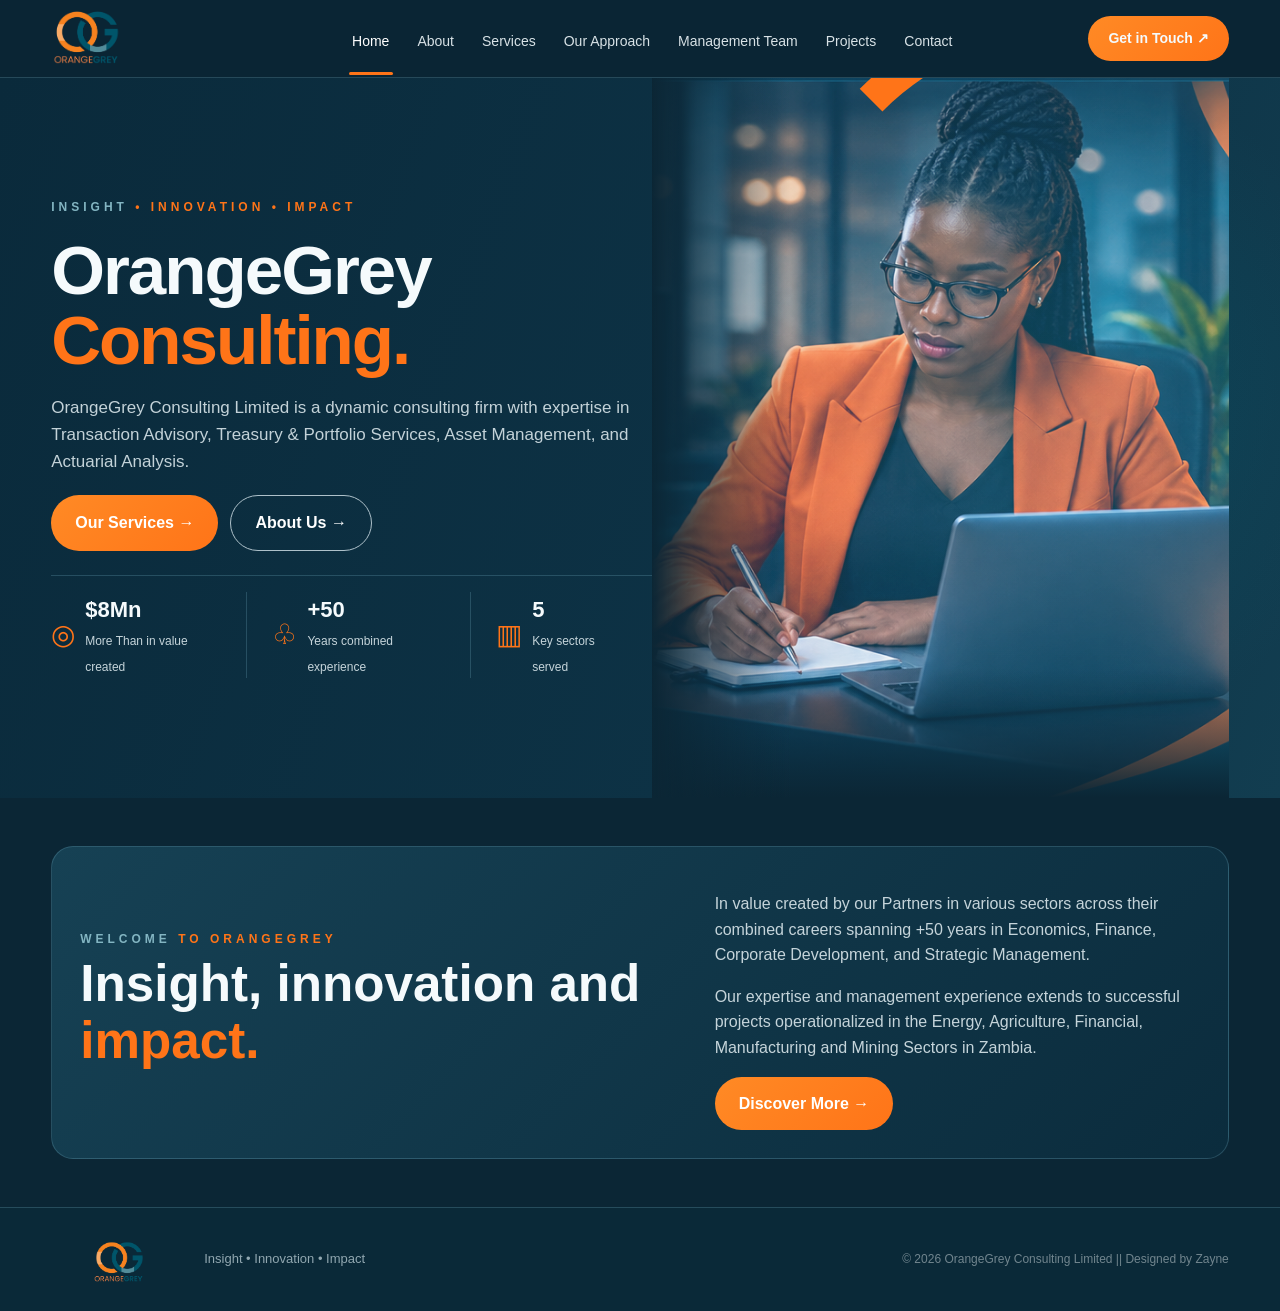
<file: index.html>
<!DOCTYPE html>
<html lang="en">
<head>
    <meta charset="UTF-8">
    <meta name="viewport" content="width=device-width, initial-scale=1.0">
    <title>Home | OrangeGrey Consulting</title>
    <link rel="stylesheet" href="css/style.css">
    <link href="assets/favicon.png" rel="icon">
</head>
<body>
<header class="header">
    <div class="container nav">
        <a class="brand" href="index.html"><img src="assets/logo.png" alt="OrangeGrey Consulting Limited"></a>
        <nav class="nav-links" id="navLinks">
            <a class="active" href="index.html">Home</a>
            <a class="" href="about.html">About</a>
            <a class="" href="services.html">Services</a>
            <a class="" href="approach.html">Our Approach</a>
            <a class="" href="management-team.html">Management Team</a>
            <a class="" href="projects.html">Projects</a>
            <a class="" href="contact.html">Contact</a>
        </nav>
        <a class="nav-cta" href="contact.html">Get in Touch ↗</a>
        <button class="menu-btn" id="menuBtn" aria-label="Menu" aria-expanded="false">☰</button>
    </div>
</header>
<main>
    <section class="hero">
        <div class="container hero-grid">
            <div class="hero-copy reveal">
                <div class="eyebrow">INSIGHT <b>• INNOVATION • IMPACT</b></div>
                <h1>OrangeGrey<br><em>Consulting.</em></h1>
                <p>OrangeGrey Consulting Limited is a dynamic consulting firm with expertise in Transaction Advisory, Treasury &amp; Portfolio Services, Asset Management, and Actuarial Analysis.</p>
                <div class="hero-actions">
                    <a class="btn primary" href="services.html">Our Services →</a>
                    <a class="btn secondary" href="about.html">About Us →</a>
                </div>
                <div class="stats">
                    <div class="stat">
                        <div class="stat-icon">◎</div>
                        <div><strong>$8Mn</strong><small>More Than in value created</small></div>
                    </div>
                    <div class="stat">
                        <div class="stat-icon">♧</div>
                        <div><strong>+50</strong><small>Years combined experience</small></div>
                    </div>
                    <div class="stat">
                        <div class="stat-icon">▥</div>
                        <div><strong>5</strong><small>Key sectors served</small></div>
                    </div>
                </div>
            </div>
            <div class="hero-visual reveal">
                <div class="visual-ring"></div>
                <img src="assets/hero-consultant.png" alt="Professional consultant">
            </div>
        </div>
    </section>
    <section class="section">
        <div class="container panel reveal">
            <div>
                <div class="mini-title">WELCOME <b>TO ORANGEGREY</b></div>
                <h2>Insight, innovation and <span>impact.</span></h2>
            </div>
            <div>
                <p>In value created by our Partners in various sectors across their combined careers spanning +50 years in Economics, Finance, Corporate Development, and Strategic Management.</p>
                <p>Our expertise and management experience extends to successful projects operationalized in the Energy, Agriculture, Financial, Manufacturing and Mining Sectors in Zambia.</p>
                <a class="btn primary" href="about.html">Discover More →</a>
            </div>
        </div>
    </section>
</main>
<footer>
    <div class="container footer-inner">
        <img src="assets/logo.png" alt="OrangeGrey Consulting Limited">
        <p>Insight • Innovation • Impact</p>
        <span>© <span id="year"></span> OrangeGrey Consulting Limited || Designed by <a href="https://wa.me/260962449126">Zayne</a></span>
    </div>
</footer>

<script src="js/script.js"></script>
</body>
</html>
</file>
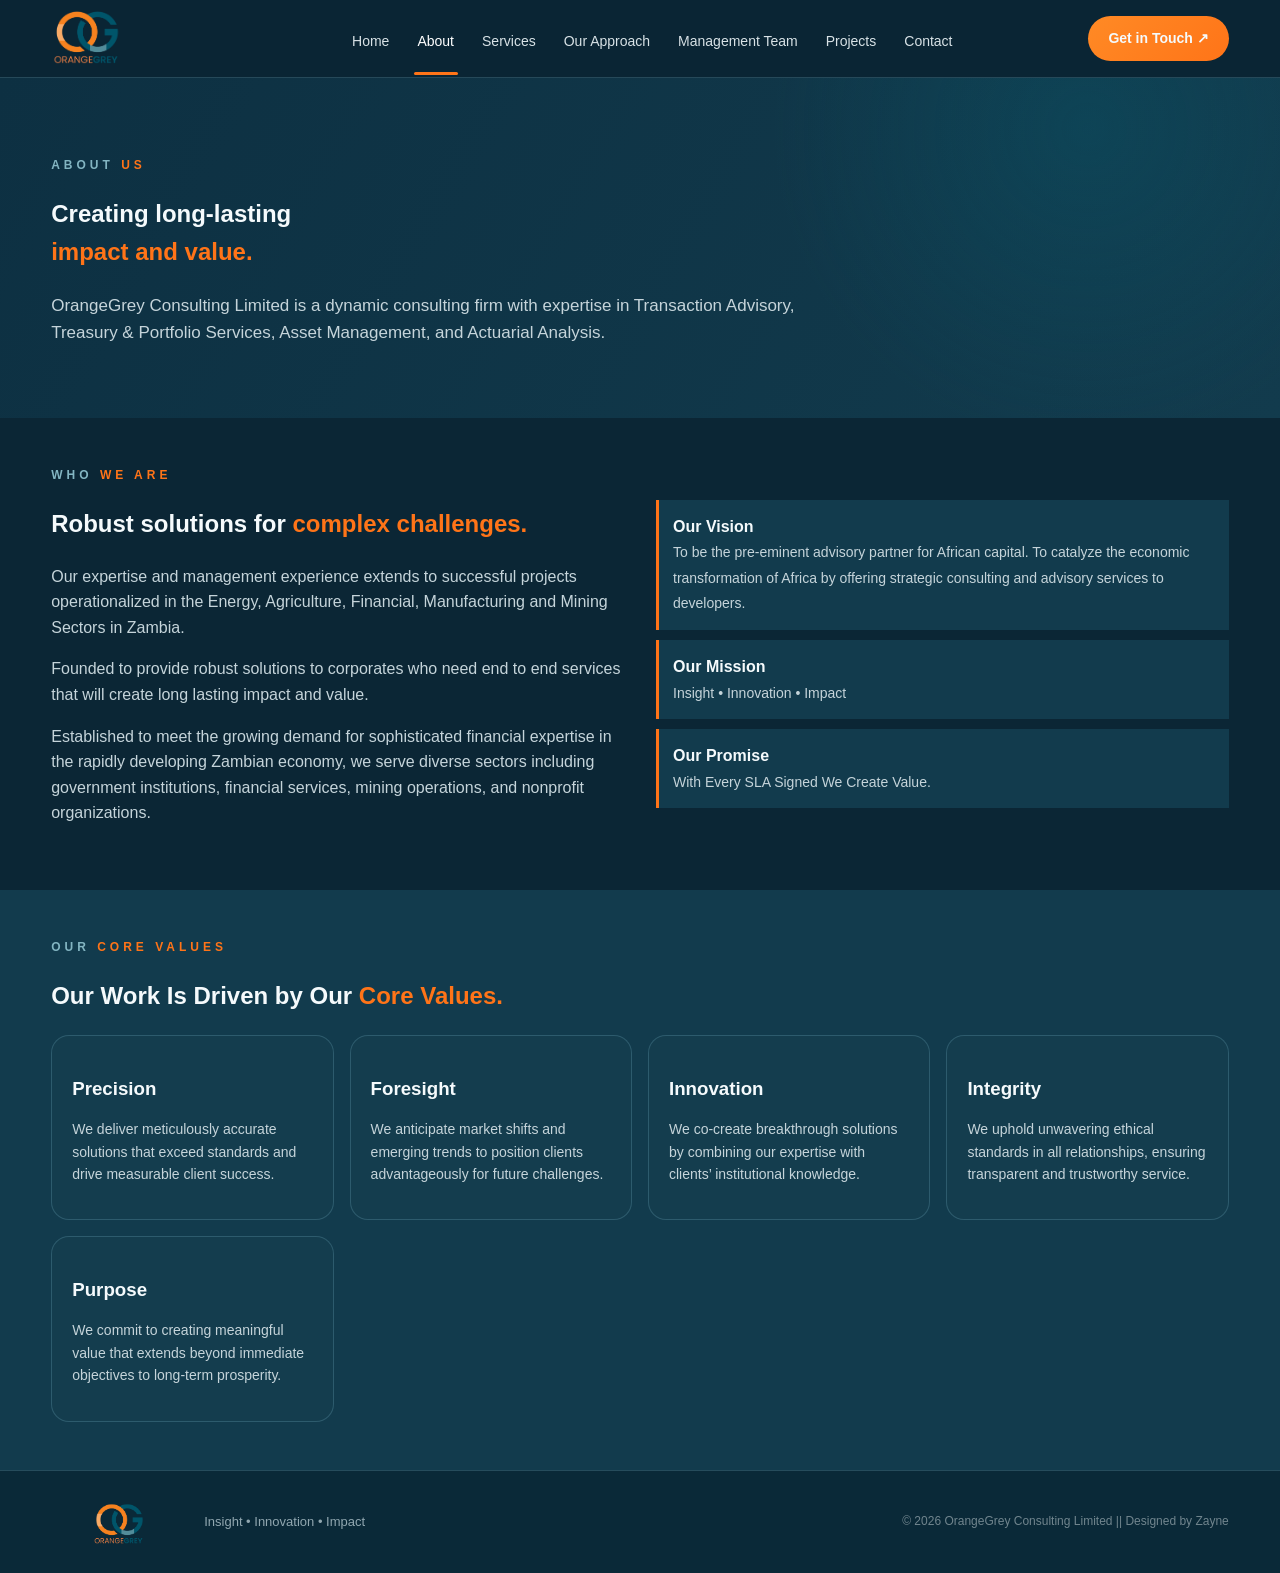
<file: about.html>
<!DOCTYPE html>
<html lang="en">
<head>
    <meta charset="UTF-8">
    <meta name="viewport" content="width=device-width, initial-scale=1.0">
    <title>About | OrangeGrey Consulting</title>
    <link rel="stylesheet" href="css/style.css">
    <link href="assets/favicon.png" rel="icon">
</head>
<body>
<header class="header">
    <div class="container nav">
        <a class="brand" href="index.html"><img src="assets/logo.png" alt="OrangeGrey Consulting Limited"></a>
        <nav class="nav-links" id="navLinks">
            <a class="" href="index.html">Home</a>
            <a class="active" href="about.html">About</a>
            <a class="" href="services.html">Services</a>
            <a class="" href="approach.html">Our Approach</a>
            <a class="" href="management-team.html">Management Team</a>
            <a class="" href="projects.html">Projects</a>
            <a class="" href="contact.html">Contact</a>
        </nav>
        <a class="nav-cta" href="contact.html">Get in Touch ↗</a>
        <button class="menu-btn" id="menuBtn" aria-label="Menu" aria-expanded="false">☰</button>
    </div>
</header>
<main>
    <section class="page-hero">
        <div class="container reveal">
            <div class="eyebrow">ABOUT <b>US</b></div>
            <h2>Creating long-lasting<br><span>impact and value.</span></h2>
            <p>OrangeGrey Consulting Limited is a dynamic consulting firm with expertise in Transaction Advisory, Treasury &amp; Portfolio Services, Asset Management, and Actuarial Analysis.</p>
        </div>
    </section>
    <section class="section">
        <div class="container about-grid">
            <div class="copy reveal">
                <div class="mini-title">WHO <b>WE ARE</b></div>
                <h2>Robust solutions for <span>complex challenges.</span></h2>
                <p>Our expertise and management experience extends to successful projects operationalized in the Energy, Agriculture, Financial, Manufacturing and Mining Sectors in Zambia.</p>
                <p>Founded to provide robust solutions to corporates who need end to end services that will create long lasting impact and value.</p>
                <p>Established to meet the growing demand for sophisticated financial expertise in the rapidly developing Zambian economy, we serve diverse sectors including government institutions, financial services, mining operations, and nonprofit organizations.</p>
            </div>
            <div class="feature-list reveal">
                <div class="feature"><strong>Our Vision</strong><span>To be the pre-eminent advisory partner for African capital. To catalyze the economic transformation of Africa by offering strategic consulting and advisory services to developers.</span></div>
                <div class="feature"><strong>Our Mission</strong><span>Insight • Innovation • Impact</span></div>
                <div class="feature"><strong>Our Promise</strong><span>With Every SLA Signed We Create Value.</span></div>
            </div>
        </div>
    </section>
    <section class="section alt">
        <div class="container">
            <div class="mini-title">OUR <b>CORE VALUES</b></div>
            <h2>Our Work Is Driven by Our <span>Core Values.</span></h2>
            <div class="service-grid">
                <article class="service-card reveal"><h3>Precision</h3><p>We deliver meticulously accurate solutions that exceed standards and drive measurable client success.</p></article>
                <article class="service-card reveal"><h3>Foresight</h3><p>We anticipate market shifts and emerging trends to position clients advantageously for future challenges.</p></article>
                <article class="service-card reveal"><h3>Innovation</h3><p>We co-create breakthrough solutions by combining our expertise with clients’ institutional knowledge.</p></article>
                <article class="service-card reveal"><h3>Integrity</h3><p>We uphold unwavering ethical standards in all relationships, ensuring transparent and trustworthy service.</p></article>
                <article class="service-card reveal"><h3>Purpose</h3><p>We commit to creating meaningful value that extends beyond immediate objectives to long-term prosperity.</p></article>
            </div>
        </div>
    </section>
</main>
<footer>
    <div class="container footer-inner">
        <img src="assets/logo.png" alt="OrangeGrey Consulting Limited">
        <p>Insight • Innovation • Impact</p>
        <span>© <span id="year"></span> OrangeGrey Consulting Limited || Designed by <a href="https://wa.me/260962449126">Zayne</a></span>
    </div>
</footer>

<script src="js/script.js"></script>
</body>
</html>
</file>
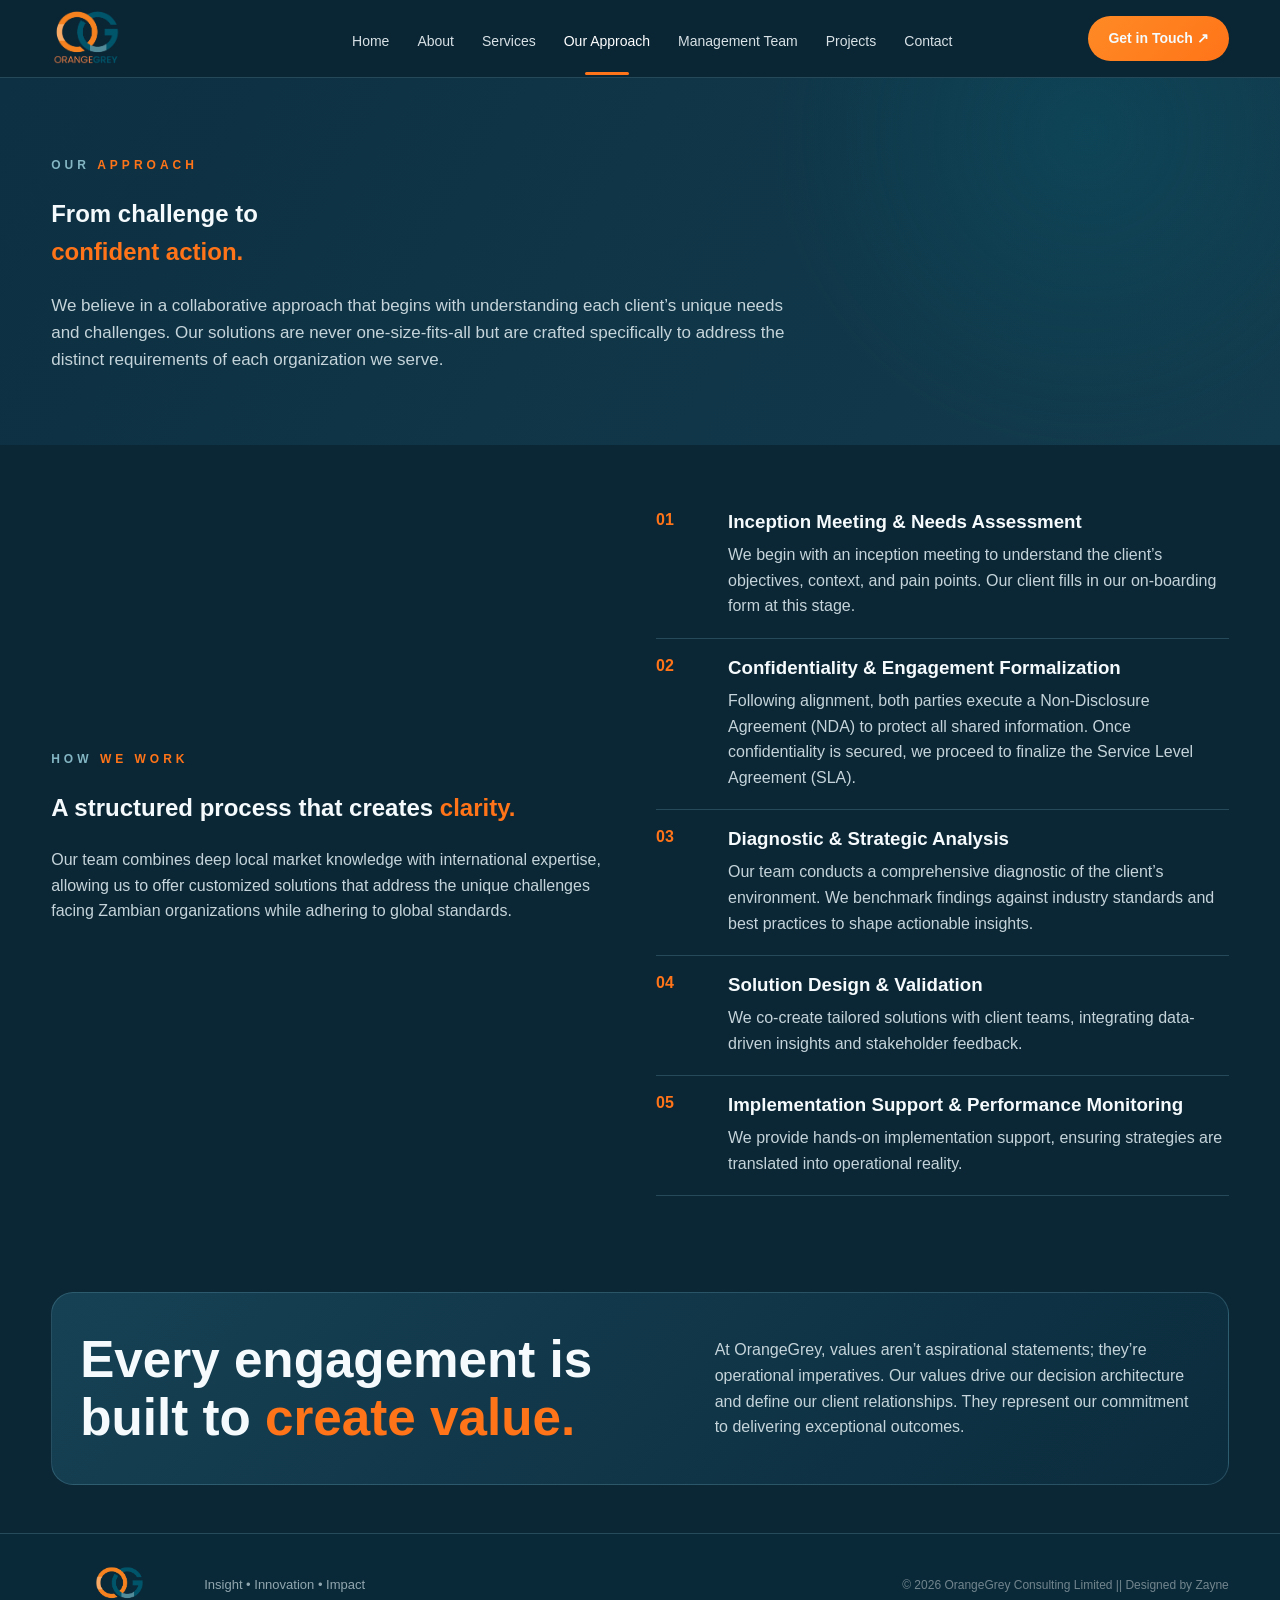
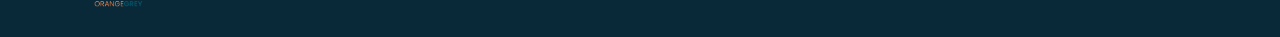
<file: approach.html>
<!DOCTYPE html>
<html lang="en">
<head>
    <meta charset="UTF-8">
    <meta name="viewport" content="width=device-width, initial-scale=1.0">
    <title>Our Approach | OrangeGrey Consulting</title>
    <link rel="stylesheet" href="css/style.css">
    <link href="assets/favicon.png" rel="icon">
</head>
<body>
<header class="header">
    <div class="container nav">
        <a class="brand" href="index.html"><img src="assets/logo.png" alt="OrangeGrey Consulting Limited"></a>
        <nav class="nav-links" id="navLinks">
            <a class="" href="index.html">Home</a>
            <a class="" href="about.html">About</a>
            <a class="" href="services.html">Services</a>
            <a class="active" href="approach.html">Our Approach</a>
            <a class="" href="management-team.html">Management Team</a>
            <a class="" href="projects.html">Projects</a>
            <a class="" href="contact.html">Contact</a>
        </nav>
        <a class="nav-cta" href="contact.html">Get in Touch ↗</a>
        <button class="menu-btn" id="menuBtn" aria-label="Menu" aria-expanded="false">☰</button>
    </div>
</header>
<main>
    <section class="page-hero">
        <div class="container reveal">
            <div class="eyebrow">OUR <b>APPROACH</b></div>
            <h2>From challenge to<br><span>confident action.</span></h2>
            <p>We believe in a collaborative approach that begins with understanding each client’s unique needs and challenges. Our solutions are never one-size-fits-all but are crafted specifically to address the distinct requirements of each organization we serve.</p>
        </div>
    </section>
    <section class="section">
        <div class="container approach-grid">
            <div class="copy reveal">
                <div class="mini-title">HOW <b>WE WORK</b></div>
                <h2>A structured process that creates <span>clarity.</span></h2>
                <p>Our team combines deep local market knowledge with international expertise, allowing us to offer customized solutions that address the unique challenges facing Zambian organizations while adhering to global standards.</p>
            </div>
            <div class="steps reveal">
                <div class="step"><b>01</b><div><h3>Inception Meeting &amp; Needs Assessment</h3><p>We begin with an inception meeting to understand the client’s objectives, context, and pain points. Our client fills in our on-boarding form at this stage.</p></div></div>
                <div class="step"><b>02</b><div><h3>Confidentiality &amp; Engagement Formalization</h3><p>Following alignment, both parties execute a Non-Disclosure Agreement (NDA) to protect all shared information. Once confidentiality is secured, we proceed to finalize the Service Level Agreement (SLA).</p></div></div>
                <div class="step"><b>03</b><div><h3>Diagnostic &amp; Strategic Analysis</h3><p>Our team conducts a comprehensive diagnostic of the client’s environment. We benchmark findings against industry standards and best practices to shape actionable insights.</p></div></div>
                <div class="step"><b>04</b><div><h3>Solution Design &amp; Validation</h3><p>We co-create tailored solutions with client teams, integrating data-driven insights and stakeholder feedback.</p></div></div>
                <div class="step"><b>05</b><div><h3>Implementation Support &amp; Performance Monitoring</h3><p>We provide hands-on implementation support, ensuring strategies are translated into operational reality.</p></div></div>
            </div>
        </div>
    </section>
    <section class="section">
        <div class="container panel reveal">
            <div><h2>Every engagement is built to <span>create value.</span></h2></div>
            <div><p>At OrangeGrey, values aren’t aspirational statements; they’re operational imperatives. Our values drive our decision architecture and define our client relationships. They represent our commitment to delivering exceptional outcomes.</p></div>
        </div>
    </section>
</main>
<footer>
    <div class="container footer-inner">
        <img src="assets/logo.png" alt="OrangeGrey Consulting Limited">
        <p>Insight • Innovation • Impact</p>
        <span>© <span id="year"></span> OrangeGrey Consulting Limited || Designed by <a href="https://wa.me/260962449126">Zayne</a></span>
    </div>
</footer>

<script src="js/script.js"></script>
</body>
</html>
</file>
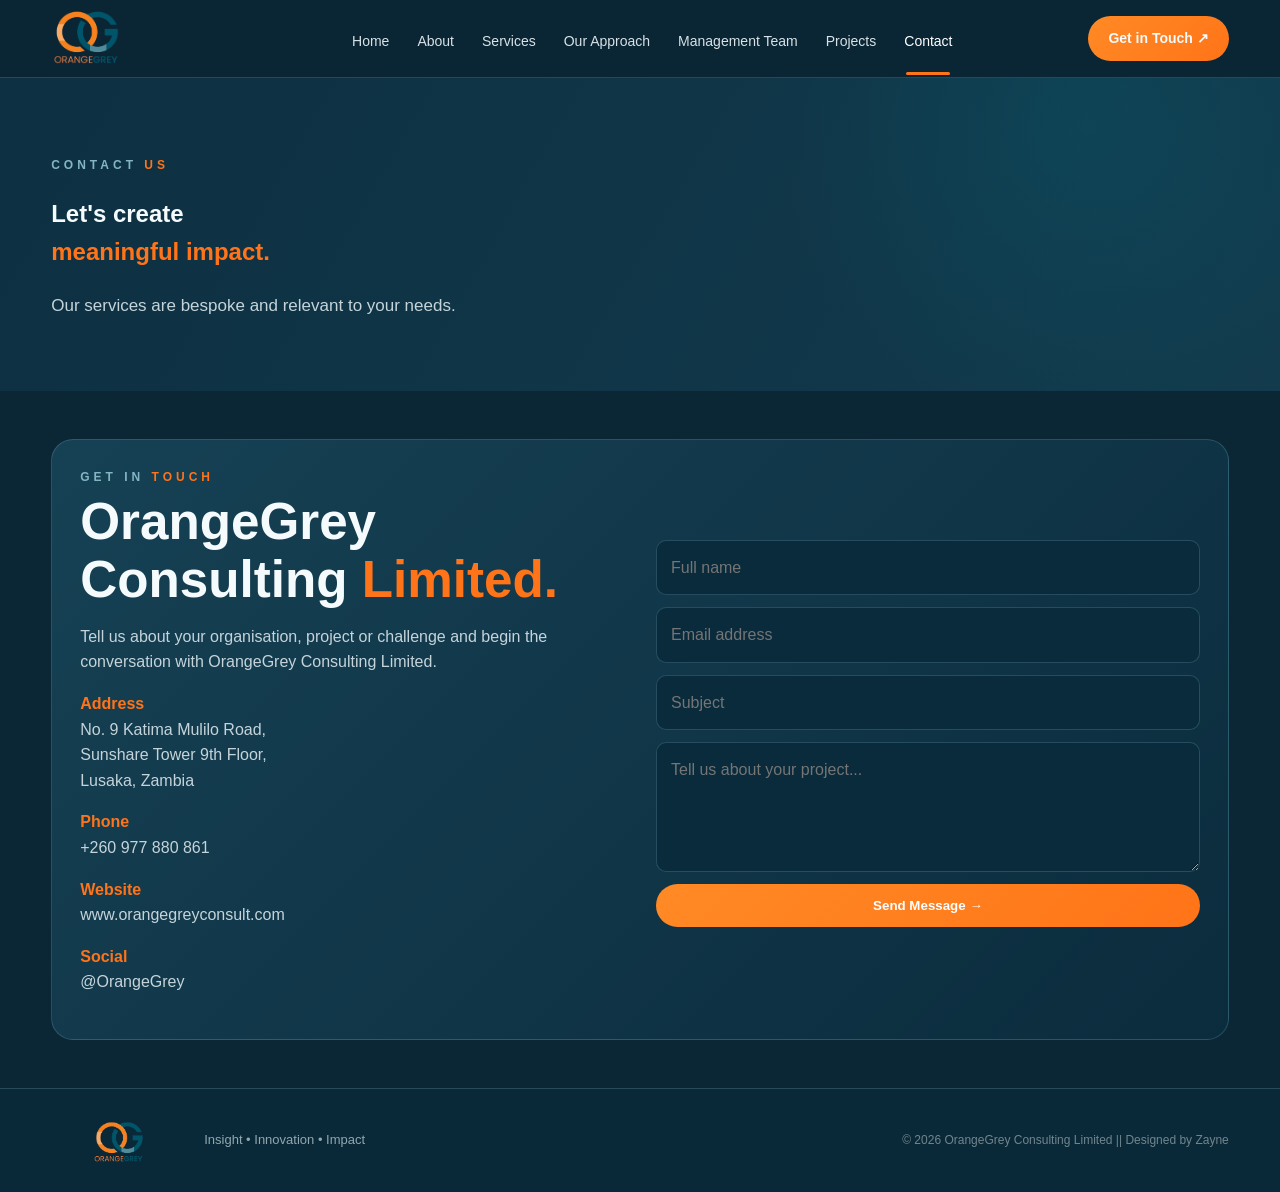
<file: contact.html>
<!DOCTYPE html>
<html lang="en">
<head>
    <meta charset="UTF-8">
    <meta name="viewport" content="width=device-width, initial-scale=1.0">
    <title>Contact | OrangeGrey Consulting</title>
    <link rel="stylesheet" href="css/style.css">
    <link href="assets/favicon.png" rel="icon">
</head>
<body>
<header class="header">
    <div class="container nav">
        <a class="brand" href="index.html"><img src="assets/logo.png" alt="OrangeGrey Consulting Limited"></a>
        <nav class="nav-links" id="navLinks">
            <a class="" href="index.html">Home</a>
            <a class="" href="about.html">About</a>
            <a class="" href="services.html">Services</a>
            <a class="" href="approach.html">Our Approach</a>
            <a class="" href="management-team.html">Management Team</a>
            <a class="" href="projects.html">Projects</a>
            <a class="active" href="contact.html">Contact</a>
        </nav>
        <a class="nav-cta" href="contact.html">Get in Touch ↗</a>
        <button class="menu-btn" id="menuBtn" aria-label="Menu" aria-expanded="false">☰</button>
    </div>
</header>
<main>
    <section class="page-hero">
        <div class="container reveal">
            <div class="eyebrow">CONTACT <b>US</b></div>
            <h2>Let's create<br><span>meaningful impact.</span></h2>
            <p>Our services are bespoke and relevant to your needs.</p>
        </div>
    </section>
    <section class="section">
        <div class="container contact-card contact-grid">
            <div class="contact-copy reveal">
                <div class="mini-title">GET IN <b>TOUCH</b></div>
                <h2>OrangeGrey Consulting <span>Limited.</span></h2>
                <p>Tell us about your organisation, project or challenge and begin the conversation with OrangeGrey Consulting Limited.</p>
                <p><strong class="accent">Address</strong><br>No. 9 Katima Mulilo Road,<br>Sunshare Tower 9th Floor,<br>Lusaka, Zambia</p>
                <p><strong class="accent">Phone</strong><br>+260 977 880 861</p>
                <p><strong class="accent">Website</strong><br>www.orangegreyconsult.com</p>
                <p><strong class="accent">Social</strong><br>@OrangeGrey</p>
            </div>
            <form id="contactForm" class="reveal">
                <input type="text" placeholder="Full name" required>
                <input type="email" placeholder="Email address" required>
                <input type="text" placeholder="Subject">
                <textarea placeholder="Tell us about your project..." required></textarea>
                <button class="btn primary" type="submit">Send Message →</button>
                <div class="form-status" id="formStatus"></div>
            </form>
        </div>
    </section>
</main>
<footer>
    <div class="container footer-inner">
        <img src="assets/logo.png" alt="OrangeGrey Consulting Limited">
        <p>Insight • Innovation • Impact</p>
        <span>© <span id="year"></span> OrangeGrey Consulting Limited || Designed by <a href="https://wa.me/260962449126">Zayne</a></span>
    </div>
</footer>

<script src="js/script.js"></script>
</body>
</html>
</file>
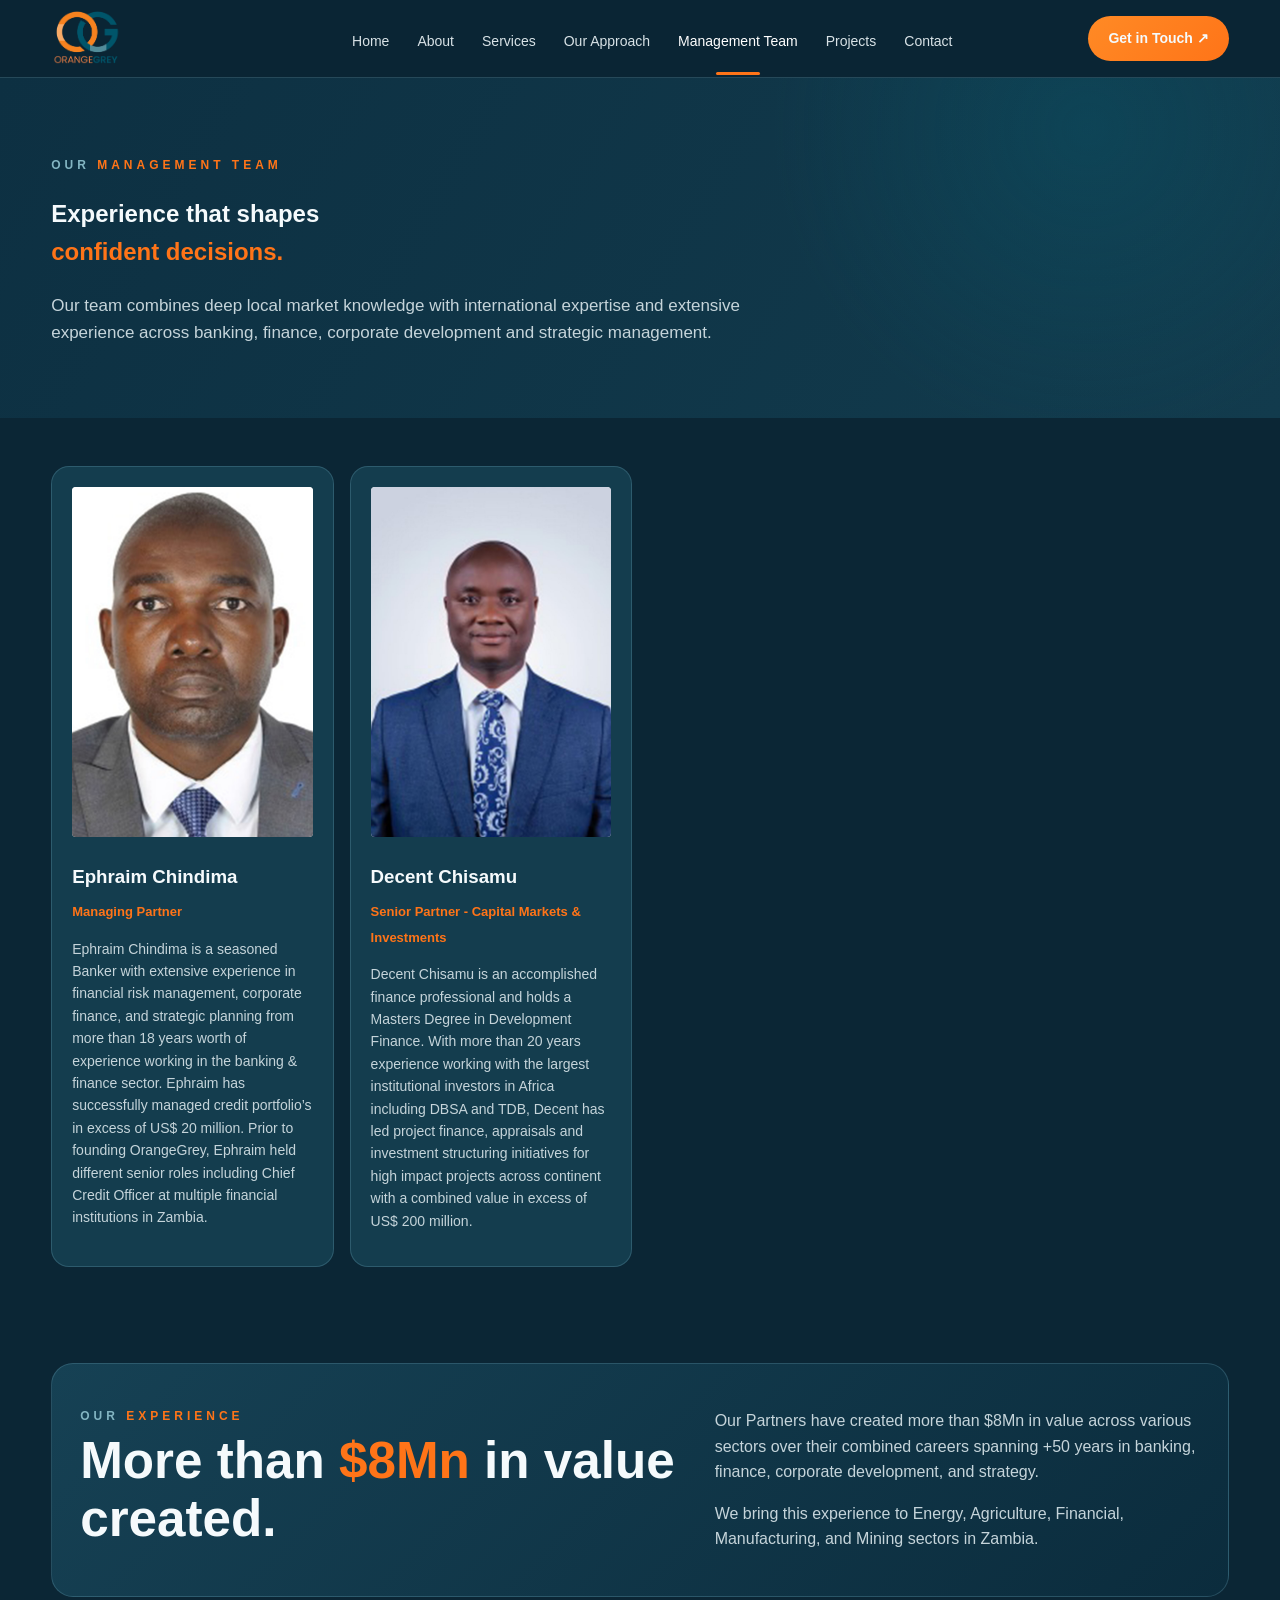
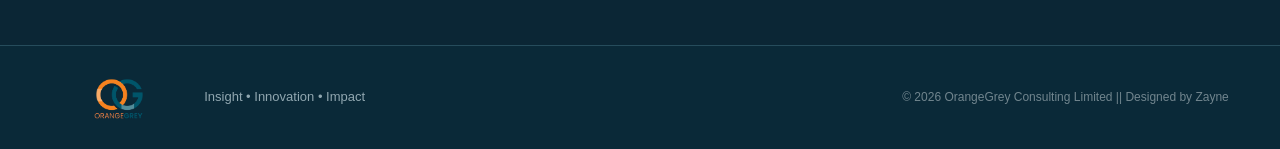
<file: management-team.html>
<!DOCTYPE html>
<html lang="en">
<head>
    <meta charset="UTF-8">
    <meta name="viewport" content="width=device-width, initial-scale=1.0">
    <title>Management Team | OrangeGrey Consulting</title>
    <link href="assets/favicon.png" rel="icon">

    <!-- Main CSS -->
    <link rel="stylesheet" href="css/style.css">

    <!-- Management Team CSS -->
    <style>
        /* ================================
           MANAGEMENT TEAM
        ================================= */

        .team-card {
            overflow: hidden;
        }

        .team-image {
            width: 100%;
            height: 350px;
            margin-bottom: 25px;
            overflow: hidden;
            background: #eee;
            border-radius: 4px;
        }

        .team-image img {
            width: 100%;
            height: 100%;
            object-fit: cover;
            object-position: center top;
            display: block;
            transition: transform 0.4s ease;
        }

        .team-card:hover .team-image img {
            transform: scale(1.04);
        }

        /* Mobile */
        @media (max-width: 768px) {
            .team-image {
                height: 320px;
            }
        }
    </style>
</head>

<body>

<header class="header">
    <div class="container nav">

        <a class="brand" href="index.html">
            <img src="assets/logo.png" alt="OrangeGrey Consulting Limited">
        </a>

        <nav class="nav-links" id="navLinks">
            <a href="index.html">Home</a>
            <a href="about.html">About</a>
            <a href="services.html">Services</a>
            <a href="approach.html">Our Approach</a>
            <a class="active" href="management-team.html">Management Team</a>
            <a href="projects.html">Projects</a>
            <a href="contact.html">Contact</a>
        </nav>

        <a class="nav-cta" href="contact.html">Get in Touch ↗</a>

        <button 
            class="menu-btn" 
            id="menuBtn" 
            aria-label="Menu" 
            aria-expanded="false">
            ☰
        </button>

    </div>
</header>


<main>

    <!-- HERO -->
    <section class="page-hero">
        <div class="container reveal">

            <div class="eyebrow">
                OUR <b>MANAGEMENT TEAM</b>
            </div>

            <h2>
                Experience that shapes<br>
                <span>confident decisions.</span>
            </h2>

            <p>
                Our team combines deep local market knowledge with international
                expertise and extensive experience across banking, finance,
                corporate development and strategic management.
            </p>

        </div>
    </section>


    <!-- MANAGEMENT TEAM -->
    <section class="section">
        <div class="container service-grid">

            <!-- EPHRAIM CHINDIMA -->
            <article class="service-card reveal team-card">

                <div class="team-image">
                    <img 
                        src="assets/ephraim.jpg" 
                        alt="Ephraim Chindima">
                </div>

                <h3>Ephraim Chindima</h3>

                <span>
                    Managing Partner
                </span>

                <p>
                    Ephraim Chindima is a seasoned Banker with extensive experience
                    in financial risk management, corporate finance, and strategic
                    planning from more than 18 years worth of experience working in
                    the banking &amp; finance sector. Ephraim has successfully
                    managed credit portfolio’s in excess of US$ 20 million.
                    Prior to founding OrangeGrey, Ephraim held different senior
                    roles including Chief Credit Officer at multiple financial
                    institutions in Zambia.
                </p>

            </article>


            <!-- DECENT CHISAMU -->
            <article class="service-card reveal team-card">

                <div class="team-image">
                    <img 
                        src="assets/decent.jpg" 
                        alt="Decent Chisamu">
                </div>

                <h3>Decent Chisamu</h3>

                <span>
                    Senior Partner - Capital Markets &amp; Investments
                </span>

                <p>
                    Decent Chisamu is an accomplished finance professional and
                    holds a Masters Degree in Development Finance. With more than
                    20 years experience working with the largest institutional
                    investors in Africa including DBSA and TDB, Decent has led
                    project finance, appraisals and investment structuring
                    initiatives for high impact projects across continent with a
                    combined value in excess of US$ 200 million.
                </p>

            </article>

        </div>
    </section>


    <!-- EXPERIENCE -->
    <section class="section">

        <div class="container panel reveal">

            <div>

                <div class="mini-title">
                    OUR <b>EXPERIENCE</b>
                </div>

                <h2>
                    More than <span>$8Mn</span> in value created.
                </h2>

            </div>

            <div>

                <p>
                    Our Partners have created more than $8Mn in value across
                    various sectors over their combined careers spanning +50 years
                    in banking, finance, corporate development, and strategy.
                </p>

                <p>
                    We bring this experience to Energy, Agriculture, Financial,
                    Manufacturing, and Mining sectors in Zambia.
                </p>

            </div>

        </div>

    </section>

</main>


<!-- FOOTER -->
<footer>

    <div class="container footer-inner">

        <img 
            src="assets/logo.png" 
            alt="OrangeGrey Consulting Limited">

        <p>
            Insight • Innovation • Impact
        </p>

        <span>
            © <span id="year"></span> OrangeGrey Consulting Limited ||
            Designed by
            <a href="https://wa.me/260962449126">
                Zayne
            </a>
        </span>

    </div>

</footer>


<script src="js/script.js"></script>

</body>
</html>
</file>
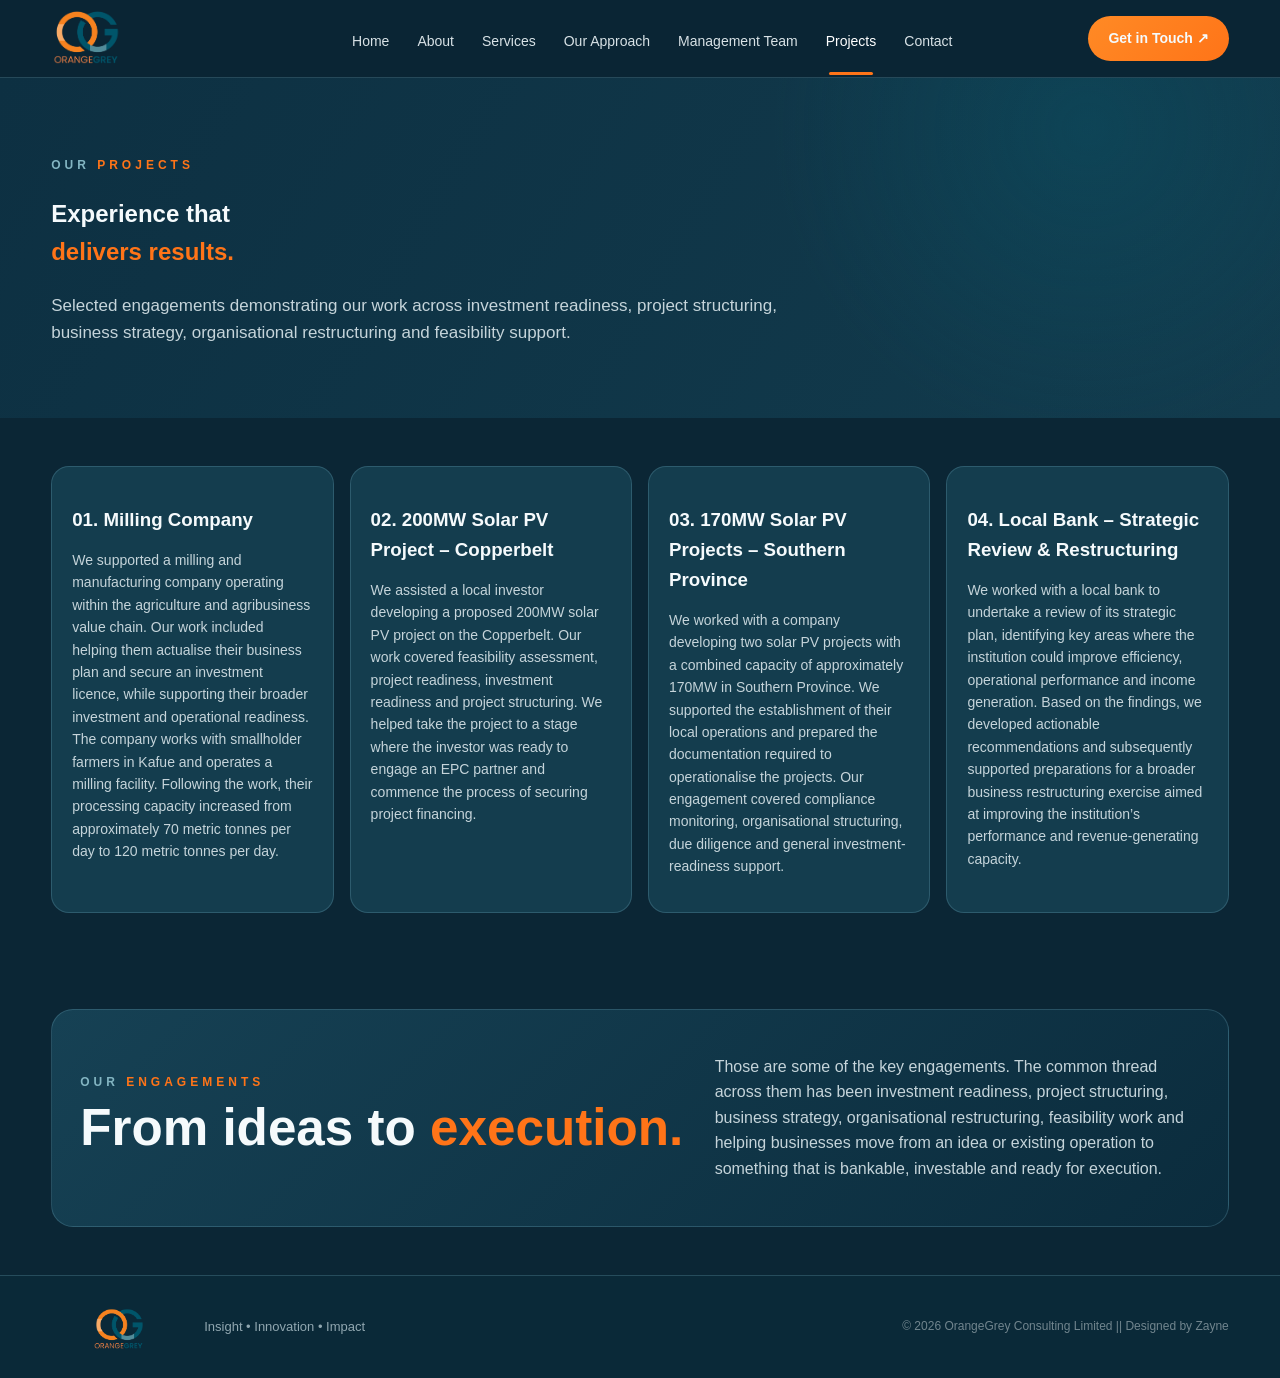
<file: projects.html>
<!DOCTYPE html>
<html lang="en">
<head>
    <meta charset="UTF-8">
    <meta name="viewport" content="width=device-width, initial-scale=1.0">
    <title>Projects | OrangeGrey Consulting</title>
    <link rel="stylesheet" href="css/style.css">
    <link href="assets/favicon.png" rel="icon">
</head>
<body>
<header class="header">
    <div class="container nav">
        <a class="brand" href="index.html"><img src="assets/logo.png" alt="OrangeGrey Consulting Limited"></a>
        <nav class="nav-links" id="navLinks">
            <a class="" href="index.html">Home</a>
            <a class="" href="about.html">About</a>
            <a class="" href="services.html">Services</a>
            <a class="" href="approach.html">Our Approach</a>
            <a class="" href="management-team.html">Management Team</a>
            <a class="active" href="projects.html">Projects</a>
            <a class="" href="contact.html">Contact</a>
        </nav>
        <a class="nav-cta" href="contact.html">Get in Touch ↗</a>
        <button class="menu-btn" id="menuBtn" aria-label="Menu" aria-expanded="false">☰</button>
    </div>
</header>
<main>
    <section class="page-hero">
        <div class="container reveal">
            <div class="eyebrow">OUR <b>PROJECTS</b></div>
            <h2>Experience that<br><span>delivers results.</span></h2>
            <p>Selected engagements demonstrating our work across investment readiness, project structuring, business strategy, organisational restructuring and feasibility support.</p>
        </div>
    </section>
    <section class="section">
        <div class="container service-grid">
            <article class="service-card reveal">
                <h3>01. Milling Company</h3>
                <p>We supported a milling and manufacturing company operating within the agriculture and agribusiness value chain. Our work included helping them actualise their business plan and secure an investment licence, while supporting their broader investment and operational readiness. The company works with smallholder farmers in Kafue and operates a milling facility. Following the work, their processing capacity increased from approximately 70 metric tonnes per day to 120 metric tonnes per day.</p>
            </article>
            <article class="service-card reveal">
                <h3>02. 200MW Solar PV Project – Copperbelt</h3>
                <p>We assisted a local investor developing a proposed 200MW solar PV project on the Copperbelt. Our work covered feasibility assessment, project readiness, investment readiness and project structuring. We helped take the project to a stage where the investor was ready to engage an EPC partner and commence the process of securing project financing.</p>
            </article>
            <article class="service-card reveal">
                <h3>03. 170MW Solar PV Projects – Southern Province</h3>
                <p>We worked with a company developing two solar PV projects with a combined capacity of approximately 170MW in Southern Province. We supported the establishment of their local operations and prepared the documentation required to operationalise the projects. Our engagement covered compliance monitoring, organisational structuring, due diligence and general investment-readiness support.</p>
            </article>
            <article class="service-card reveal">
                <h3>04. Local Bank – Strategic Review &amp; Restructuring</h3>
                <p>We worked with a local bank to undertake a review of its strategic plan, identifying key areas where the institution could improve efficiency, operational performance and income generation. Based on the findings, we developed actionable recommendations and subsequently supported preparations for a broader business restructuring exercise aimed at improving the institution’s performance and revenue-generating capacity.</p>
            </article>
        </div>
    </section>
    <section class="section">
        <div class="container panel reveal">
            <div>
                <div class="mini-title">OUR <b>ENGAGEMENTS</b></div>
                <h2>From ideas to <span>execution.</span></h2>
            </div>
            <div>
                <p>Those are some of the key engagements. The common thread across them has been investment readiness, project structuring, business strategy, organisational restructuring, feasibility work and helping businesses move from an idea or existing operation to something that is bankable, investable and ready for execution.</p>
            </div>
        </div>
    </section>
</main>
<footer>
    <div class="container footer-inner">
        <img src="assets/logo.png" alt="OrangeGrey Consulting Limited">
        <p>Insight • Innovation • Impact</p>
        <span>© <span id="year"></span> OrangeGrey Consulting Limited || Designed by <a href="https://wa.me/260962449126">Zayne</a></span>
    </div>
</footer>
<script src="js/script.js"></script>
</body>
</html>
</file>
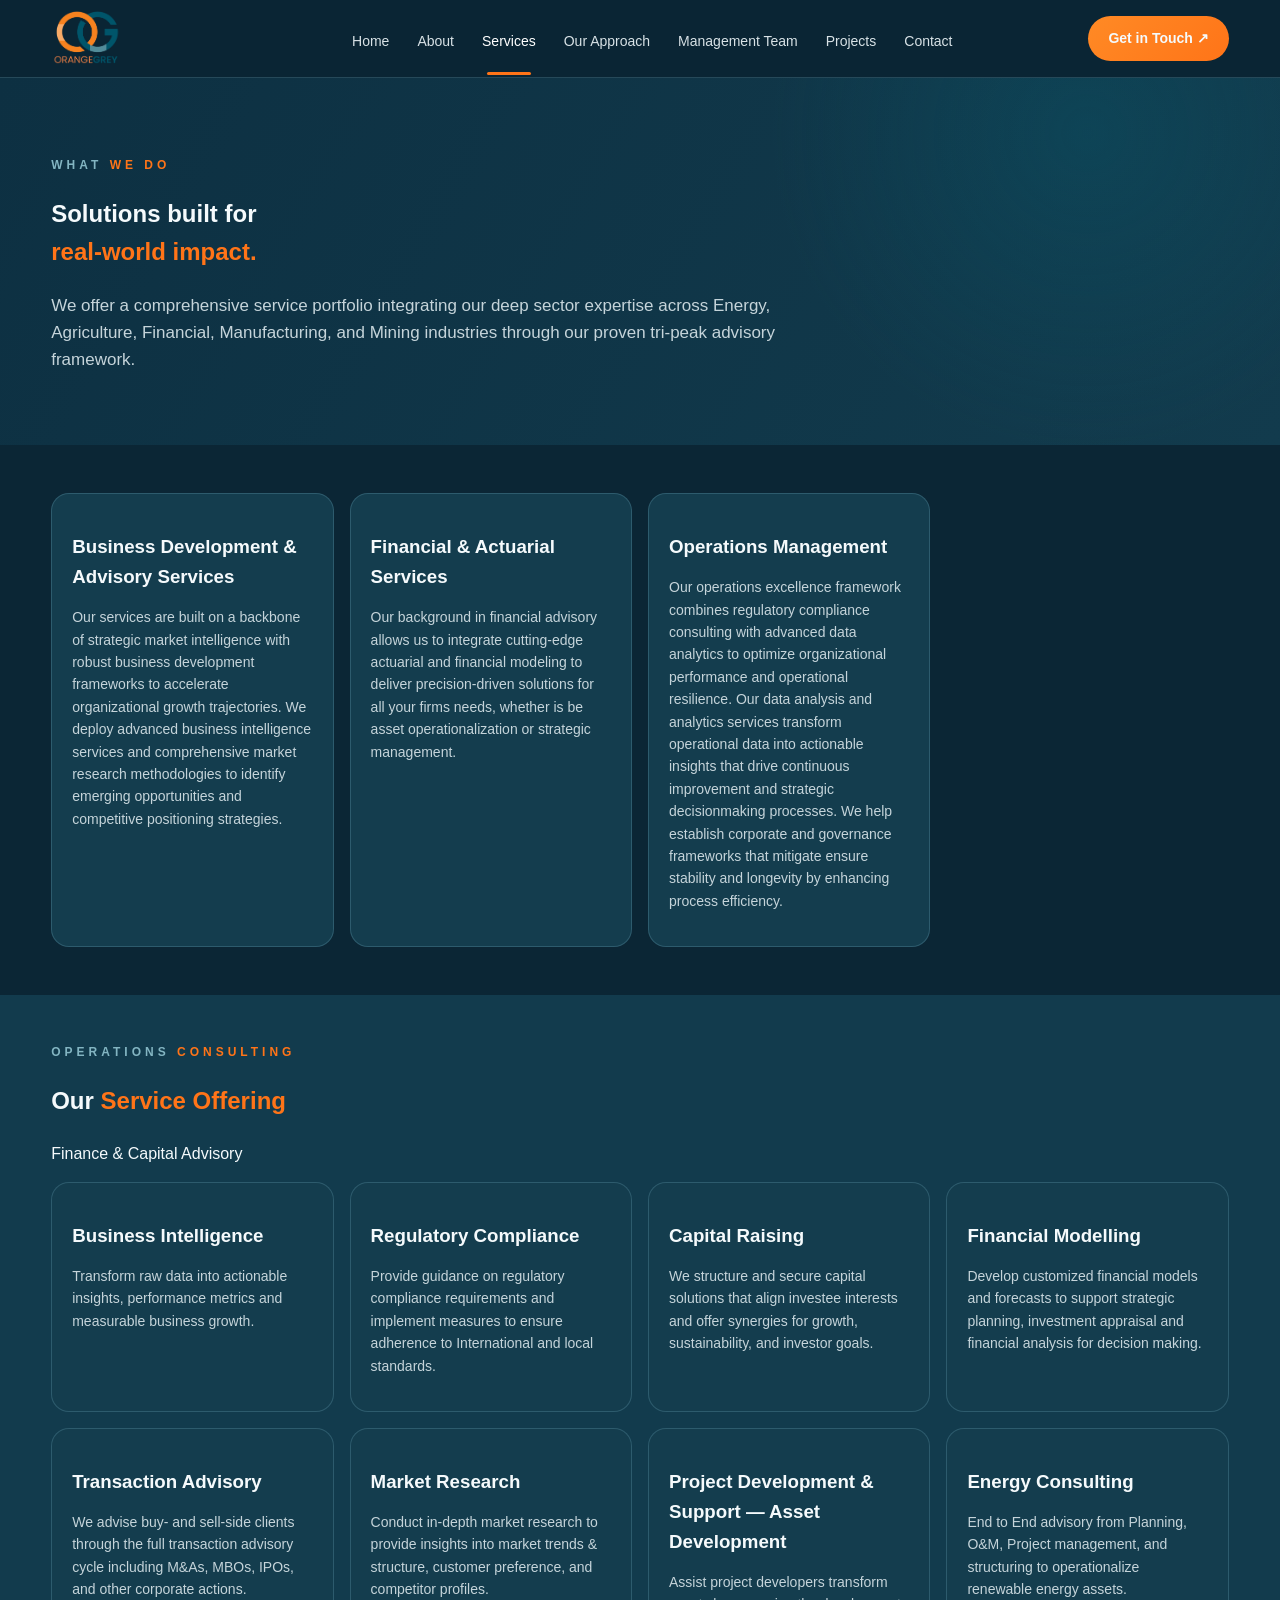
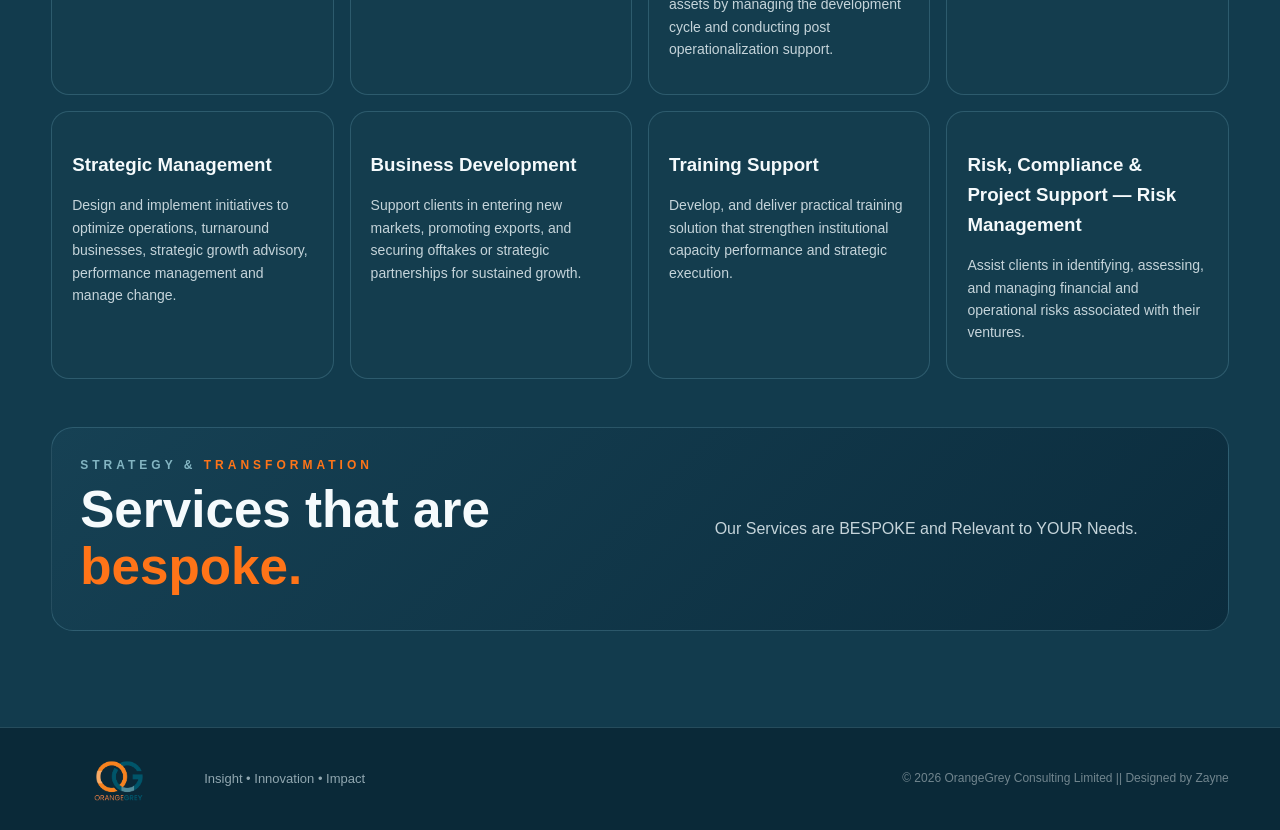
<file: services.html>
<!DOCTYPE html>
<html lang="en">
<head>
    <meta charset="UTF-8">
    <meta name="viewport" content="width=device-width, initial-scale=1.0">
    <title>Services | OrangeGrey Consulting</title>
    <link rel="stylesheet" href="css/style.css">
    <link href="assets/favicon.png" rel="icon">
</head>
<body>
<header class="header">
    <div class="container nav">
        <a class="brand" href="index.html"><img src="assets/logo.png" alt="OrangeGrey Consulting Limited"></a>
        <nav class="nav-links" id="navLinks">
            <a class="" href="index.html">Home</a>
            <a class="" href="about.html">About</a>
            <a class="active" href="services.html">Services</a>
            <a class="" href="approach.html">Our Approach</a>
            <a class="" href="management-team.html">Management Team</a>
            <a class="" href="projects.html">Projects</a>
            <a class="" href="contact.html">Contact</a>
        </nav>
        <a class="nav-cta" href="contact.html">Get in Touch ↗</a>
        <button class="menu-btn" id="menuBtn" aria-label="Menu" aria-expanded="false">☰</button>
    </div>
</header>
<main>
    <section class="page-hero">
        <div class="container reveal">
            <div class="eyebrow">WHAT <b>WE DO</b></div>
            <h2>Solutions built for<br><span>real-world impact.</span></h2>
            <p>We offer a comprehensive service portfolio integrating our deep sector expertise across Energy, Agriculture, Financial, Manufacturing, and Mining industries through our proven tri-peak advisory framework.</p>
        </div>
    </section>
    <section class="section">
        <div class="container service-grid">
            <article class="service-card reveal">
                <h3>Business Development &amp; Advisory Services</h3>
                <p>Our services are built on a backbone of strategic market intelligence with robust business development frameworks to accelerate organizational growth trajectories. We deploy advanced business intelligence services and comprehensive market research methodologies to identify emerging opportunities and competitive positioning strategies.</p>
            </article>
            <article class="service-card reveal">
                <h3>Financial &amp; Actuarial Services</h3>
                <p>Our background in financial advisory allows us to integrate cutting-edge actuarial and financial modeling to deliver precision-driven solutions for all your firms needs, whether is be asset operationalization or strategic management.</p>
            </article>
            <article class="service-card reveal">
                <h3>Operations Management</h3>
                <p>Our operations excellence framework combines regulatory compliance consulting with advanced data analytics to optimize organizational performance and operational resilience. Our data analysis and analytics services transform operational data into actionable insights that drive continuous improvement and strategic decisionmaking processes. We help establish corporate and governance frameworks that mitigate ensure stability and longevity by enhancing process efficiency.</p>
            </article>
        </div>
    </section>
    <section class="section alt">
        <div class="container">
            <div class="mini-title">OPERATIONS <b>CONSULTING</b></div>
            <h2>Our <span>Service Offering</span></h2>
            <p class="copy">Finance &amp; Capital Advisory</p>
            <div class="service-grid">
                <article class="service-card reveal"><h3>Business Intelligence</h3><p>Transform raw data into actionable insights, performance metrics and measurable business growth.</p></article>
                <article class="service-card reveal"><h3>Regulatory Compliance</h3><p>Provide guidance on regulatory compliance requirements and implement measures to ensure adherence to International and local standards.</p></article>
                <article class="service-card reveal"><h3>Capital Raising</h3><p>We structure and secure capital solutions that align investee interests and offer synergies for growth, sustainability, and investor goals.</p></article>
                <article class="service-card reveal"><h3>Financial Modelling</h3><p>Develop customized financial models and forecasts to support strategic planning, investment appraisal and financial analysis for decision making.</p></article>
                <article class="service-card reveal"><h3>Transaction Advisory</h3><p>We advise buy- and sell-side clients through the full transaction advisory cycle including M&amp;As, MBOs, IPOs, and other corporate actions.</p></article>
                <article class="service-card reveal"><h3>Market Research</h3><p>Conduct in-depth market research to provide insights into market trends &amp; structure, customer preference, and competitor profiles.</p></article>
                <article class="service-card reveal"><h3>Project Development &amp; Support — Asset Development</h3><p>Assist project developers transform assets by managing the development cycle and conducting post operationalization support.</p></article>
                <article class="service-card reveal"><h3>Energy Consulting</h3><p>End to End advisory from Planning, O&amp;M, Project management, and structuring to operationalize renewable energy assets.</p></article>
                <article class="service-card reveal"><h3>Strategic Management</h3><p>Design and implement initiatives to optimize operations, turnaround businesses, strategic growth advisory, performance management and manage change.</p></article>
                <article class="service-card reveal"><h3>Business Development</h3><p>Support clients in entering new markets, promoting exports, and securing offtakes or strategic partnerships for sustained growth.</p></article>
                <article class="service-card reveal"><h3>Training Support</h3><p>Develop, and deliver practical training solution that strengthen institutional capacity performance and strategic execution.</p></article>
                <article class="service-card reveal"><h3>Risk, Compliance &amp; Project Support — Risk Management</h3><p>Assist clients in identifying, assessing, and managing financial and operational risks associated with their ventures.</p></article>
            </div>
        </div>
    <section class="section">
        <div class="container panel reveal">
            <div><div class="mini-title">STRATEGY &amp; <b>TRANSFORMATION</b></div><h2>Services that are <span>bespoke.</span></h2></div>
            <div><p>Our Services are BESPOKE and Relevant to YOUR Needs.</p></div>
        </div>
    </section>
</main>
<footer>
    <div class="container footer-inner">
        <img src="assets/logo.png" alt="OrangeGrey Consulting Limited">
        <p>Insight • Innovation • Impact</p>
        <span>© <span id="year"></span> OrangeGrey Consulting Limited || Designed by <a href="https://wa.me/260962449126">Zayne</a></span>
    </div>
</footer>

<script src="js/script.js"></script>
</body>
</html>
</file>
<file: css/style.css>
:root{--navy:#0b2635;--navy2:#123b4d;--teal:#167489;--orange:#ff7418;--orange2:#ff8a25;--white:#f5fafc;--muted:#c5d4da;--line:rgba(121,181,198,.25);--max:1400px}
*{box-sizing:border-box}html{scroll-behavior:smooth}body{margin:0;background:var(--navy);color:var(--white);font-family:Arial,Helvetica,sans-serif;line-height:1.6}a{text-decoration:none;color:inherit}.container{width:min(92%,var(--max));margin:auto}
.header{height:78px;position:sticky;top:0;z-index:20;background:rgba(11,38,53,.97);border-bottom:1px solid var(--line)}.nav{height:100%;display:flex;align-items:center;gap:22px}.brand img{width:165px;height:58px;object-fit:contain;object-position:left center}.nav-links{display:flex;gap:28px;align-items:center;justify-content:center;flex:1}.nav-links a{font-size:14px;color:#d8e2e6;padding:28px 0 22px;position:relative}.nav-links a.active,.nav-links a:hover{color:#fff}.nav-links a.active:after{content:"";position:absolute;left:50%;bottom:0;transform:translateX(-50%);width:44px;height:3px;background:var(--orange);border-radius:8px}.nav-cta{background:linear-gradient(135deg,var(--orange2),var(--orange));padding:11px 20px;border-radius:25px;font-weight:700;font-size:14px}.menu-btn{display:none;background:none;border:0;color:#fff;font-size:28px}
.page-hero{padding:78px 0 55px;background:radial-gradient(circle at 85% 15%,rgba(7,95,114,.3),transparent 28%),linear-gradient(120deg,#0d3042,#123b4d)}.eyebrow,.mini-title{font-size:12px;letter-spacing:4px;font-weight:800;color:#83b5c2}.eyebrow b,.mini-title b{color:var(--orange)}h1{font-size:clamp(2.8rem,5vw,5.2rem);line-height:1.05;margin:12px 0 15px;letter-spacing:-2px}h1 span,h2 span,.accent{color:var(--orange)}.page-hero p{max-width:760px;color:var(--muted);font-size:17px}
.hero{min-height:720px;background:radial-gradient(circle at 82% 45%,rgba(7,95,114,.35),transparent 30%),linear-gradient(110deg,#0a2a3b,#0d3245 60%,#123d50);overflow:hidden}.hero-grid{min-height:720px;display:grid;grid-template-columns:1.02fr .98fr;align-items:center}.hero-copy{padding:45px 0}.hero-copy h1{font-size:clamp(3.2rem,5.4vw,6rem);line-height:1.02;margin:18px 0}.hero-copy h1 em{font-style:normal;color:var(--orange)}.hero-copy p{max-width:650px;color:#c3d2d8;font-size:17px}.hero-actions{display:flex;gap:12px;flex-wrap:wrap;margin-top:20px}.btn{display:inline-flex;align-items:center;justify-content:center;padding:14px 24px;border-radius:28px;font-weight:700;border:0;cursor:pointer}.primary{background:linear-gradient(135deg,var(--orange2),var(--orange));color:#fff}.secondary{background:transparent;border:1px solid #aec1ca;color:#fff}.stats{display:flex;border-top:1px solid var(--line);margin-top:24px;padding-top:16px}.stat{display:flex;gap:10px;align-items:center;padding:0 25px;border-right:1px solid var(--line)}.stat:first-child{padding-left:0}.stat:last-child{border:0}.stat-icon{color:var(--orange);font-size:28px}.stat strong{display:block;font-size:22px}.stat small{color:var(--muted);font-size:12px}.hero-visual{height:720px;position:relative;overflow:hidden}.hero-visual img{width:100%;height:100%;object-fit:cover;object-position:center top;mix-blend-mode:screen}.hero-visual:after{content:"";position:absolute;inset:0;background:linear-gradient(90deg,var(--navy),transparent 24%,transparent 88%),linear-gradient(0deg,var(--navy),transparent 18%)}.visual-ring{position:absolute;right:-160px;top:-80px;width:620px;height:620px;border:32px solid var(--orange);border-left-color:transparent;border-bottom-color:transparent;border-radius:50%;z-index:2}
.section{padding:48px 0}.alt{background:#123b4d}.panel,.contact-card{padding:28px;border:1px solid var(--line);border-radius:22px;background:linear-gradient(135deg,#164154,#0b2c3d)}.panel{display:grid;grid-template-columns:1fr .8fr;gap:28px;align-items:center}.panel h2,.contact-copy h2{font-size:clamp(2rem,4vw,3.3rem);line-height:1.12;margin:6px 0}.panel p,.copy p,.contact-copy p{color:var(--muted)}
.about-grid,.approach-grid,.contact-grid{display:grid;grid-template-columns:1fr 1fr;gap:32px;align-items:center}.feature-list{display:grid;gap:10px}.feature{padding:14px;border-left:3px solid var(--orange);background:#123b4d}.feature strong{display:block}.feature span{color:var(--muted);font-size:14px}.service-grid{display:grid;grid-template-columns:repeat(4,1fr);gap:16px}.service-card{padding:20px;border-radius:18px;border:1px solid var(--line);background:#143d4e}.service-card span{color:var(--orange);font-size:13px;font-weight:800}.service-card h3{margin:18px 0 6px}.service-card p{color:var(--muted);font-size:14px}.steps{display:grid}.step{display:grid;grid-template-columns:60px 1fr;gap:12px;padding:14px 0;border-bottom:1px solid var(--line)}.step b{color:var(--orange)}.step h3{margin:0}.step p{margin:5px 0;color:var(--muted)}.project-grid{display:grid;grid-template-columns:repeat(3,1fr);gap:16px}.project{background:#143d4e;border:1px solid var(--line);border-radius:18px;overflow:hidden}.project-top{height:140px;background:linear-gradient(135deg,#218196,#16485a);position:relative}.project-top:after{content:"";position:absolute;width:130px;height:130px;border:18px solid var(--orange);border-left-color:transparent;border-bottom-color:transparent;border-radius:50%;right:-28px;top:-28px}.project-body{padding:18px}.project-body p{color:var(--muted);font-size:14px}
form{display:grid;gap:12px}input,textarea{background:#092b3c;color:#fff;border:1px solid var(--line);border-radius:10px;padding:14px;font:inherit}textarea{min-height:130px;resize:vertical}.form-status{color:#8fd39a;font-size:13px}footer{padding:28px 0;background:#0a2938;border-top:1px solid var(--line)}.footer-inner{display:flex;align-items:center;gap:18px}.footer-inner img{width:135px;height:44px;object-fit:contain}.footer-inner p{flex:1;color:#91a7b0;font-size:13px}.footer-inner>span{color:#71858e;font-size:12px}
.reveal{opacity:0;transform:translateY(18px);transition:.6s}.reveal.show{opacity:1;transform:none}
@media(max-width:900px){.nav-links{gap:16px}.service-grid{grid-template-columns:repeat(2,1fr)}}
@media(max-width:820px){.header{height:70px}.brand img{width:145px;height:52px}.nav-links{display:none;position:absolute;top:70px;left:0;right:0;background:#0d3042;flex-direction:column;align-items:flex-start;padding:10px 5%;gap:0}.nav-links.open{display:flex}.nav-links a{width:100%;padding:12px 0}.nav-links a.active:after{left:0;transform:none;width:35px}.nav-cta{display:none}.menu-btn{display:block}.hero-grid,.about-grid,.approach-grid,.contact-grid,.panel{grid-template-columns:1fr}.hero,.hero-grid{min-height:auto}.hero-copy{padding:65px 0 20px}.hero-visual{height:430px}.project-grid{grid-template-columns:1fr}.section{padding:40px 0}}
@media(max-width:520px){.hero-copy h1{font-size:3rem}.hero-actions .btn{width:100%}.stats{display:grid;grid-template-columns:1fr 1fr}.stat{padding:8px 0;border:0}.stat:last-child{grid-column:1/-1}.service-grid{grid-template-columns:1fr}.panel,.contact-card{padding:22px}.footer-inner{flex-wrap:wrap}.footer-inner p{flex-basis:100%}}


/* Pending Hosting landing state */
.pending-page {
    min-height: calc(100vh - 78px);
    display: flex;
    align-items: center;
    justify-content: center;
    padding: 70px 20px;
    background:
        radial-gradient(circle at 15% 25%, rgba(255,116,24,.08), transparent 28%),
        radial-gradient(circle at 85% 75%, rgba(22,116,137,.18), transparent 32%),
        var(--navy);
}
.pending-card {
    width: min(760px, 100%);
    text-align: center;
    padding: 62px 40px;
    border: 1px solid var(--line);
    border-radius: 28px;
    background: linear-gradient(145deg, rgba(20,61,78,.98), rgba(11,44,61,.98));
    box-shadow: 0 24px 70px rgba(0,0,0,.22);
    position: relative;
    overflow: hidden;
}
.pending-card:before {
    content: "";
    position: absolute;
    width: 260px;
    height: 260px;
    border: 24px solid var(--orange);
    border-left-color: transparent;
    border-bottom-color: transparent;
    border-radius: 50%;
    right: -120px;
    top: -120px;
    opacity: .9;
}
.pending-card:after {
    content: "";
    position: absolute;
    width: 190px;
    height: 190px;
    border: 1px solid rgba(131,181,194,.25);
    border-radius: 50%;
    left: -105px;
    bottom: -105px;
}
.pending-icon {
    width: 92px;
    height: 92px;
    margin: 0 auto 28px;
    border: 2px solid rgba(255,116,24,.8);
    border-radius: 50%;
    display: flex;
    align-items: center;
    justify-content: center;
    position: relative;
}
.pending-icon:before,
.pending-icon:after {
    content: "";
    position: absolute;
    border-radius: 50%;
}
.pending-icon:before {
    width: 58px;
    height: 58px;
    border: 1px dashed #83b5c2;
}
.pending-icon:after {
    width: 9px;
    height: 9px;
    background: var(--orange);
    box-shadow: 0 -25px 0 #83b5c2;
}
.pending-label {
    font-size: 12px;
    letter-spacing: 4px;
    font-weight: 800;
    color: #83b5c2;
    margin-bottom: 12px;
}
.pending-label b { color: var(--orange); }
.pending-card h1 {
    margin: 0 0 16px;
    font-size: clamp(2.7rem, 6vw, 5.2rem);
    line-height: 1.05;
    letter-spacing: -2px;
}
.pending-card h1 span { color: var(--orange); }
.pending-card p {
    max-width: 570px;
    margin: 0 auto;
    color: var(--muted);
    font-size: 16px;
}
.pending-line {
    width: 70px;
    height: 3px;
    margin: 28px auto 0;
    border-radius: 10px;
    background: linear-gradient(90deg, var(--teal), var(--orange));
}
@media(max-width:820px) {
    .pending-page { min-height: calc(100vh - 70px); padding: 45px 16px; }
    .pending-card { padding: 48px 24px; border-radius: 22px; }
}
</file>
